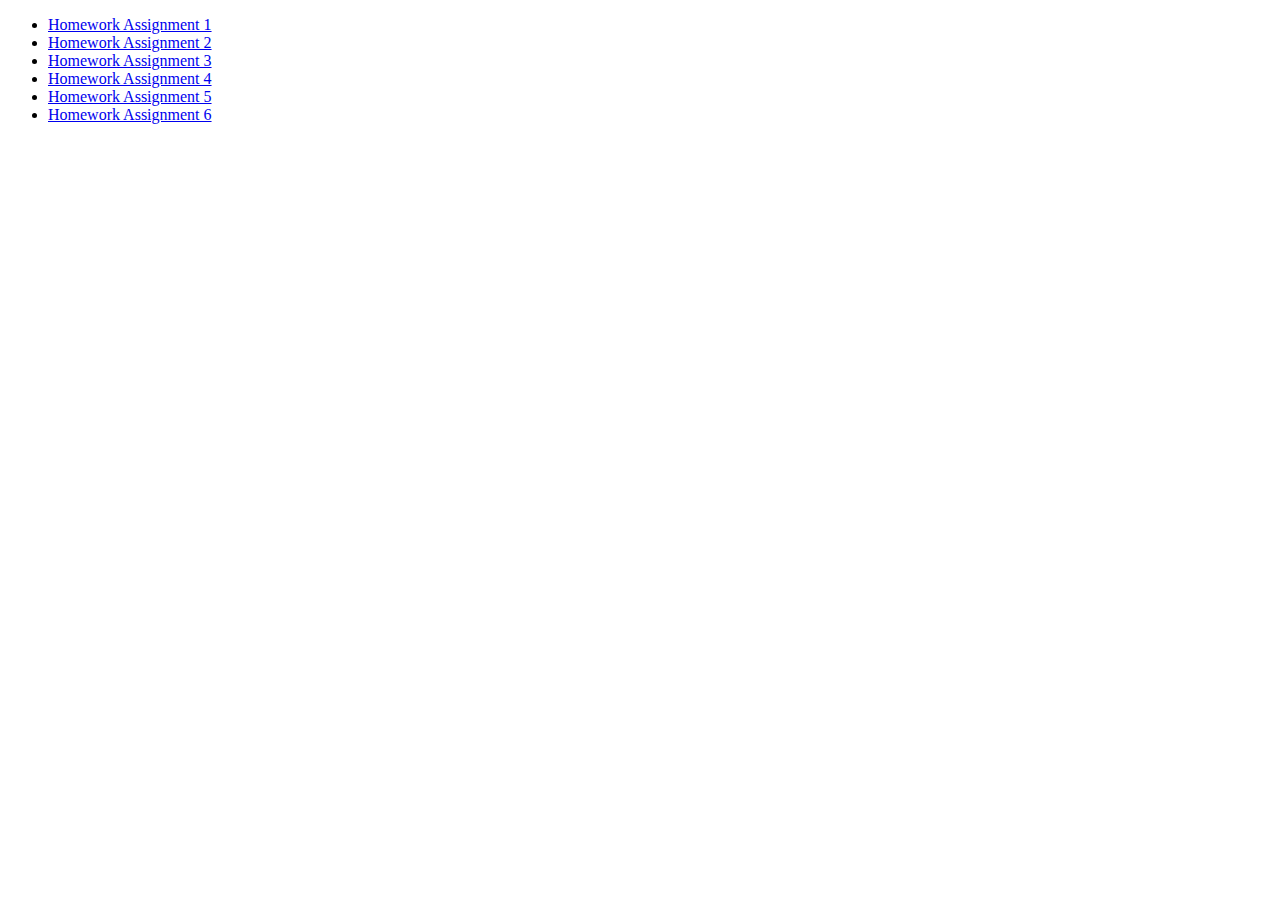
<file: index.html>
<!DOCTYPE html>
<html lang="en">
  <meta charset="UTF-8">
  <title>Page Title</title>
  
  <body>

    <ul>
      <li><a href="solution-hw1">Homework Assignment 1</a></li>
      <li><a href="solution-hw2">Homework Assignment 2</a></li>
      <li><a href="solution-hw3">Homework Assignment 3</a></li>
      <li><a href="solution-hw4">Homework Assignment 4</a></li>
      <li><a href="solution-hw5">Homework Assignment 5</a></li>
      <li><a href="solution-hw6">Homework Assignment 6</a></li>
    </ul>

  </body>
</html>
</file>
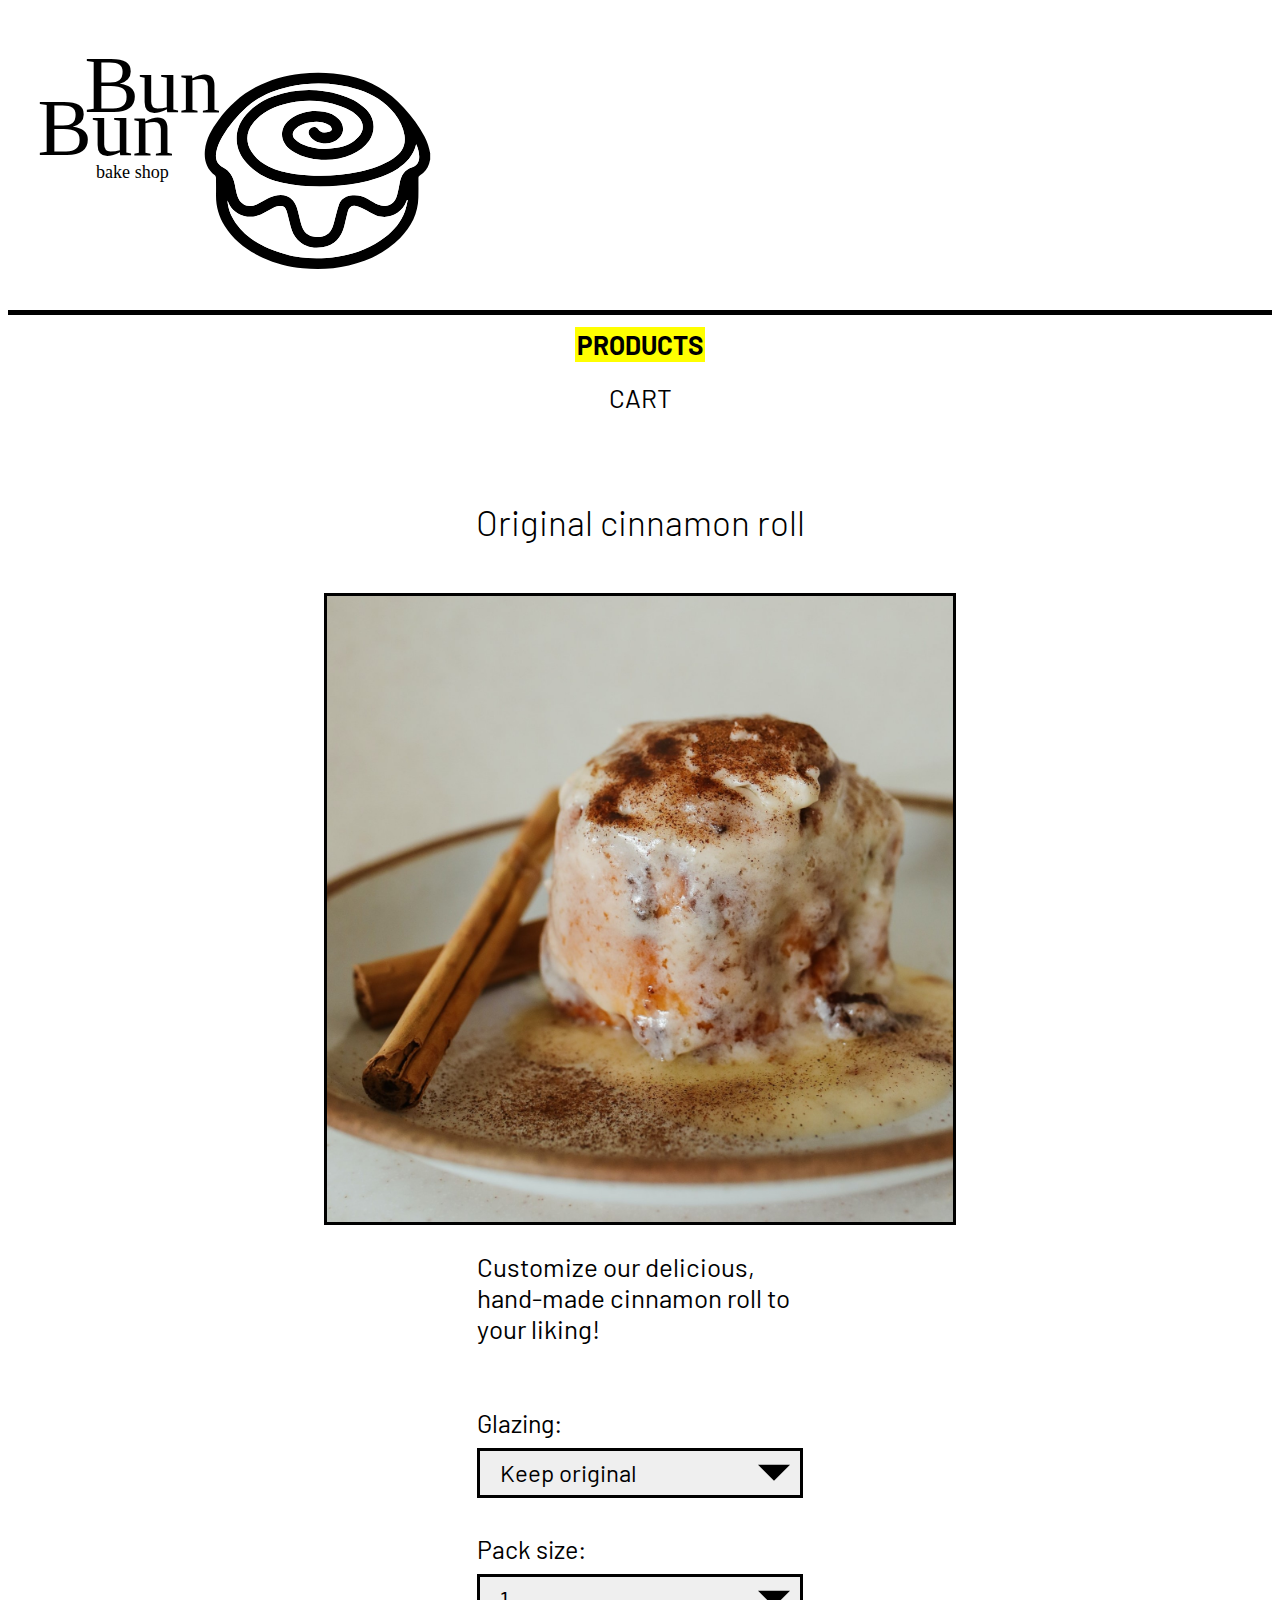
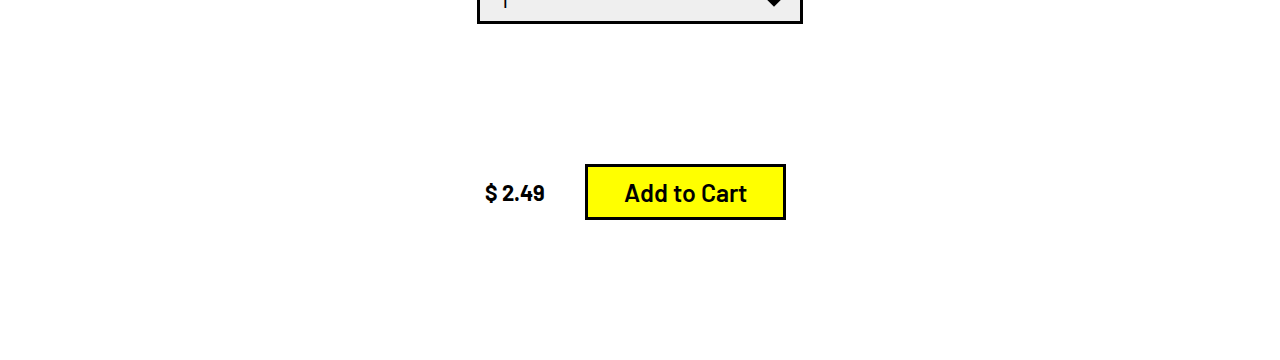
<file: solution-hw1/product.html>
<!DOCTYPE html>
<html lang="en">

<head>
  <meta charset="UTF-8">
  <meta http-equiv="X-UA-Compatible" content="IE=edge">
  <meta name="viewport" content="width=device-width, initial-scale=1.0">
  <title>Original cinnamon roll — Bun Bun Bake Shop</title>

  <link rel="stylesheet" href="style.css">
</head>

<body>
  <header>
    <a href="index.html">
      <img class="site-logo" src="logo/logo-01.svg" alt="Bun Bun Bake Shop Logo">
    </a>
    <nav class="site-nav">
      <a class="active" href="index.html">
        Products
      </a>
      <a href="cart.html">
        Cart
      </a>
    </nav>
  </header>
  <main>
    <h1>Original cinnamon roll</h1>

    <div class="product">
      <img
        class="product-detail-image"
        src="products/original-cinnamon-roll.jpg"
        alt="A cinnamon roll covered with glaze on a plate, next to two quills of cinnamon.">

      <form class="product-detail-form" method="post" action="product.html">
        <p>
          Customize our delicious, hand-made cinnamon roll to your liking!
        </p>

        <label>
          Glazing:
          <select>
            <option>Keep original</option>
            <option>Sugar milk</option>
            <option>Vanilla milk</option>
            <option>Double chocolate</option>
          </select>
        </label>

        <label>
          Pack size:
          <select>
            <option>1</option>
            <option>3</option>
            <option>6</option>
            <option>12</option>
          </select>
        </label>

        <footer class="product-detail-form-footer">
          <span class="product-detail-price">$&nbsp;2.49</span>
          <button class="button-primary" type="Submit">Add to Cart</button>
        </footer>
      </form>
    </div>
  </main>
</body>

</html>
</file>
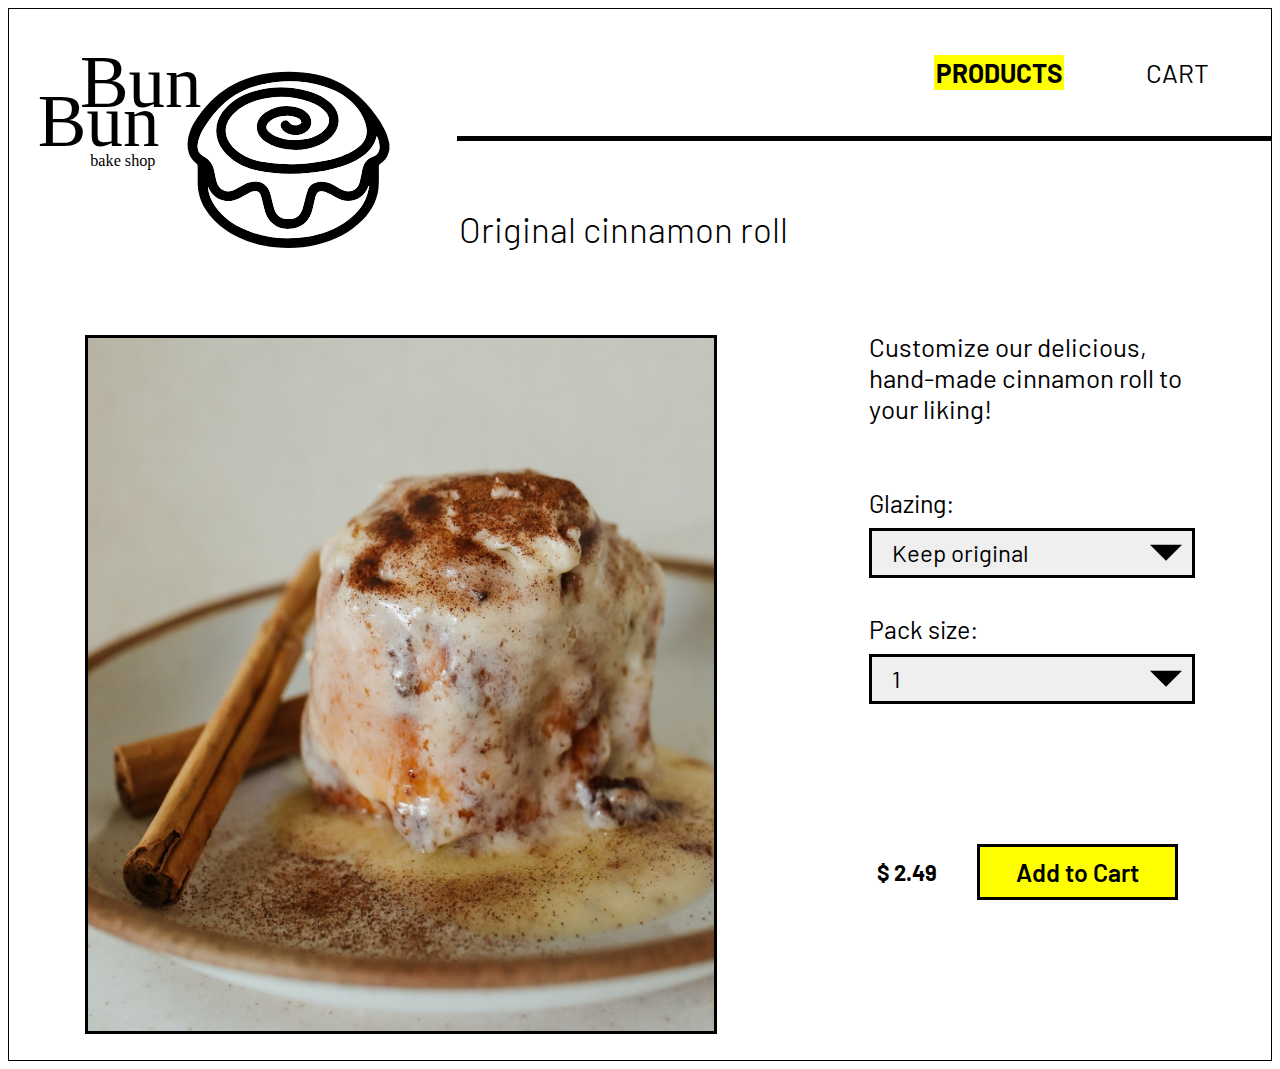
<file: solution-hw2/product.html>
<!DOCTYPE html>
<html lang="en">

<head>
  <meta charset="UTF-8">
  <meta http-equiv="X-UA-Compatible" content="IE=edge">
  <meta name="viewport" content="width=device-width, initial-scale=1.0">
  <title>Original cinnamon roll — Bun Bun Bake Shop</title>

  <link rel="stylesheet" href="css/style.css">
</head>

<body>
  <header class="site-header">
    <a href="index.html">
      <img class="site-logo" src="logo/logo-01.svg" alt="Bun Bun Bake Shop Logo">
    </a>
    <nav class="site-nav">
      <a class="active" href="index.html">
        Products
      </a>
      <a href="cart.html">
        Cart
      </a>
    </nav>
  </header>
  <main>
    <h1>Original cinnamon roll</h1>

    <div class="product">
      <img
        class="product-detail-image"
        src="products/original-cinnamon-roll.jpg"
        alt="A cinnamon roll covered with glaze on a plate, next to two quills of cinnamon.">

      <form class="product-detail-form" method="post" action="product.html">
        <p>
          Customize our delicious, hand-made cinnamon roll to your liking!
        </p>

        <label>
          Glazing:
          <select>
            <option>Keep original</option>
            <option>Sugar milk</option>
            <option>Vanilla milk</option>
            <option>Double chocolate</option>
          </select>
        </label>

        <label>
          Pack size:
          <select>
            <option>1</option>
            <option>3</option>
            <option>6</option>
            <option>12</option>
          </select>
        </label>

        <footer class="product-detail-form-footer">
          <span class="product-detail-price">$&nbsp;2.49</span>
          <button class="button-primary" type="Submit">Add to Cart</button>
        </footer>
      </form>
    </div>
  </main>
</body>

</html>
</file>
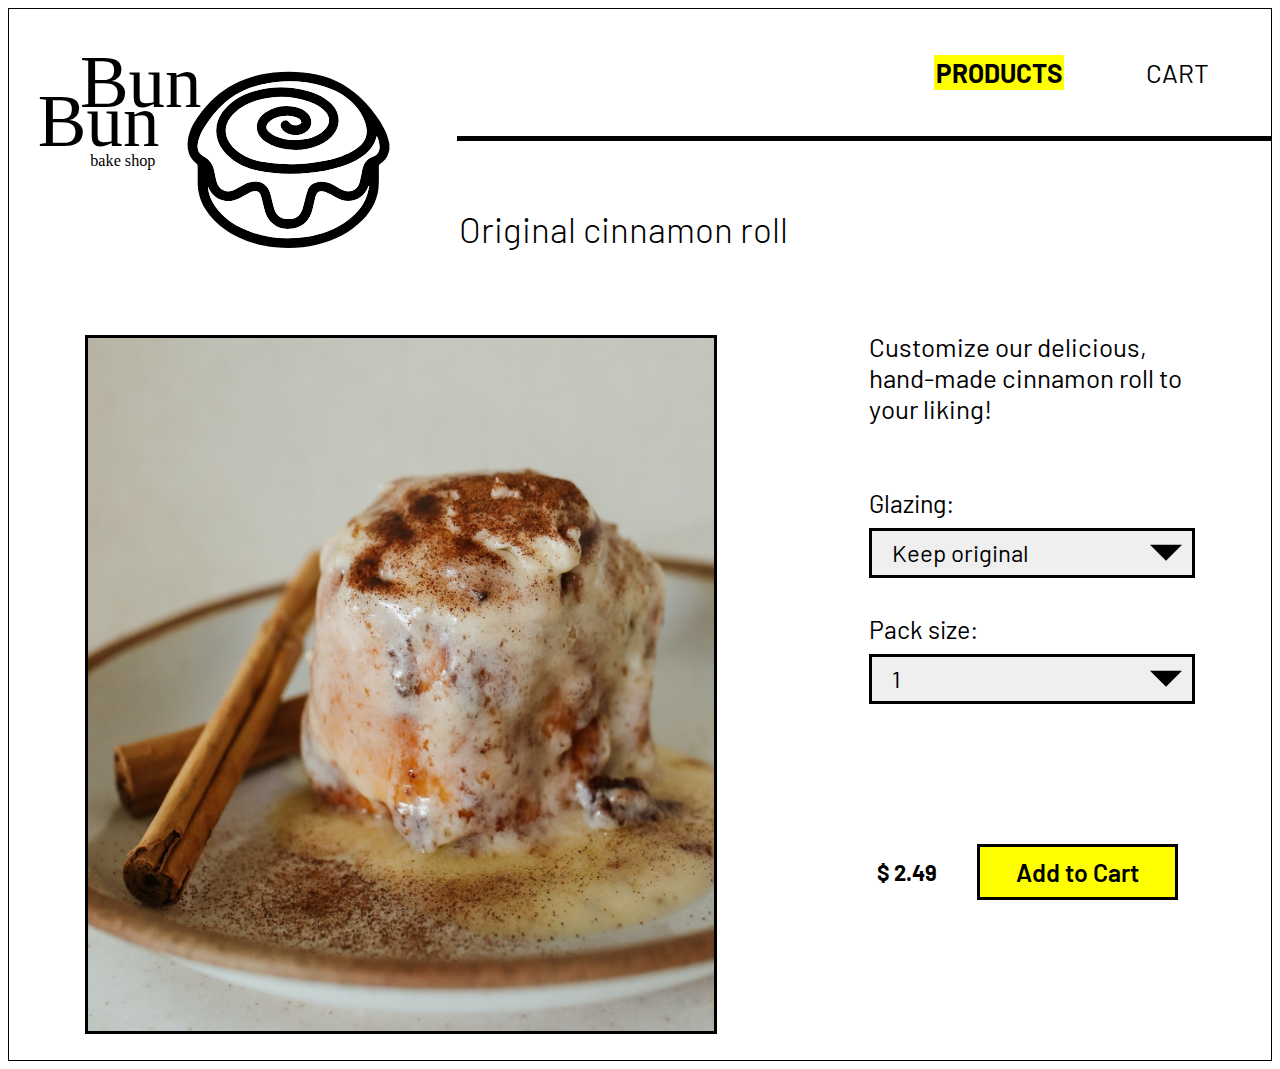
<file: solution-hw3/product.html>
<!DOCTYPE html>
<html lang="en">

<head>
  <meta charset="UTF-8">
  <meta http-equiv="X-UA-Compatible" content="IE=edge">
  <meta name="viewport" content="width=device-width, initial-scale=1.0">
  <title>Original cinnamon roll — Bun Bun Bake Shop</title>

  <link rel="stylesheet" href="css/style.css">
</head>

<body>
  <header class="site-header">
    <a href="index.html">
      <img class="site-logo" src="logo/logo-01.svg" alt="Bun Bun Bake Shop Logo">
    </a>
    <nav class="site-nav">
      <a class="active" href="index.html">
        Products
      </a>
      <a href="cart.html">
        Cart
      </a>
    </nav>
  </header>
  <main>
    <h1>Original cinnamon roll</h1>

    <div class="product">
      <img
        class="product-detail-image"
        src="products/original-cinnamon-roll.jpg"
        alt="A cinnamon roll covered with glaze on a plate, next to two quills of cinnamon.">

      <form class="product-detail-form" method="post" action="product.html">
        <p>
          Customize our delicious, hand-made cinnamon roll to your liking!
        </p>

        <label>
          Glazing:
          <select class="glazing-select"></select>
        </label>

        <label>
          Pack size:
          <select class="size-select"></select>
        </label>

        <footer class="product-detail-form-footer">
          <span class="product-detail-price"></span>
          <button class="button-primary" type="Submit">Add to Cart</button>
        </footer>
      </form>
    </div>
  </main>

  <script src="js/product.js"></script>
</body>

</html>
</file>
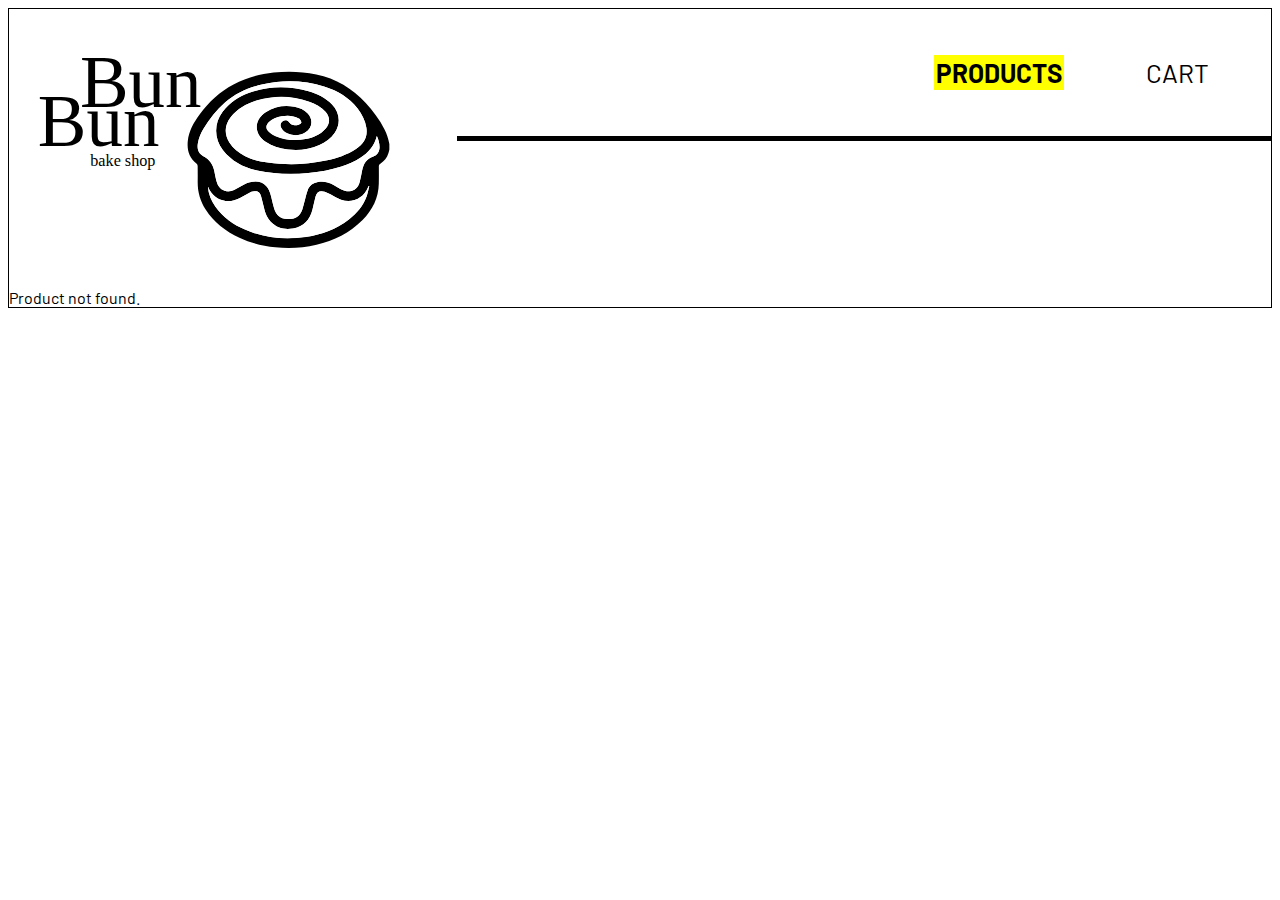
<file: solution-hw4/product.html>
<!DOCTYPE html>
<html lang="en">

<head>
  <meta charset="UTF-8">
  <meta http-equiv="X-UA-Compatible" content="IE=edge">
  <meta name="viewport" content="width=device-width, initial-scale=1.0">
  <title>Product — Bun Bun Bake Shop</title>

  <link rel="stylesheet" href="css/style.css">
</head>

<body>
  <header class="site-header">
    <a href="index.html">
      <img class="site-logo" src="logo/logo-01.svg" alt="Bun Bun Bake Shop Logo">
    </a>
    <nav class="site-nav">
      <a class="active" href="index.html">
        Products
      </a>
      <a href="cart.html">
        Cart
      </a>
    </nav>
  </header>
  <main>
    <h1 class="product-name">Product</h1>

    <div class="product">
      <img
        class="product-detail-image"
        src="products/original-cinnamon-roll.jpg"
        alt="">

      <form class="product-detail-form" method="post" action="product.html">
        <p>
          Customize our delicious, hand-made cinnamon roll to your liking!
        </p>

        <label>
          Glazing:
          <select class="glazing-select"></select>
        </label>

        <label>
          Pack size:
          <select class="size-select"></select>
        </label>

        <footer class="product-detail-form-footer">
          <span class="product-detail-price"></span>
          <button class="button-primary" type="submit">Add to Cart</button>
        </footer>
      </form>
    </div>
  </main>

  <script src="js/rollsData.js"></script>
  <script src="js/product.js"></script>
</body>

</html>
</file>
<file: solution-hw1/style.css>
/* Font */

@font-face {
  font-family: Barlow;
  font-weight: 200;
  src: url(barlow/Barlow-ExtraLight.ttf);
  font-display: swap;
}

@font-face {
  font-family: Barlow;
  font-weight: 300;
  src: url(barlow/Barlow-Light.ttf);
  font-display: swap;
}

@font-face {
  font-family: Barlow;
  font-weight: 400;
  src: url(barlow/Barlow-Regular.ttf);
  font-display: swap;
}

@font-face {
  font-family: Barlow;
  font-weight: 500;
  src: url(barlow/Barlow-Medium.ttf);
  font-display: swap;
}

@font-face {
  font-family: Barlow;
  font-weight: 600;
  src: url(barlow/Barlow-SemiBold.ttf);
  font-display: swap;
}

@font-face {
  font-family: Barlow;
  font-weight: 700;
  src: url(barlow/Barlow-Bold.ttf);
  font-display: swap;
}

/* Site-wide */

* {
  box-sizing: border-box;
}

body {
  font-family: Barlow, sans-serif;
  font-weight: 400;
}

h1 {
  font-size: 35px;
  font-weight: 300;
  text-align: center;
  margin-top: 2.1em;
  margin-bottom: 1em;
}

.button-primary {
  background: yellow;
  border: 3px solid black;
  padding: 10px 36px;
  font-size: 25px;
  margin: 10px;
  font-weight: 600;
  font-family: inherit;
}

.button-tertiary {
  --webkit-appearance: none;
  appearance: none;
  background: transparent;
  border: 0;
  text-decoration: underline;
  font-size: 12px;
  font-weight: bold;
  cursor: pointer;
}

/* Navigation */

.site-logo {
  width: 400px;
  max-width: 80%;
  padding: 24px;
  margin-top: 20px;
  margin-bottom: 5px;
  box-sizing: content-box;
}

.site-nav {
  border-top: 5px solid black;
  padding: 12px;
  display: flex;
  flex-direction: column;
  justify-content: center;
  align-items: center;
  gap: 18px;
}

.site-nav a {
  display: inline-block;
  padding: 2px;
  font-size: 26px;
  color: inherit;
  text-transform: uppercase;
  text-align: center;
  text-decoration: none;
}

.site-nav a.active {
  font-weight: bold;
  background-color: yellow;
}

/* Home page */

.product-link {
  width: 300px;
  margin: 20px auto;
  padding: 10px;
  font-size: 26px;
}

.product-link:hover {
  background-color: yellow;
}

.product-link a {
  color: inherit;
  text-decoration: none;
}

.product-link img {
  width: 100%;
  border: 3px solid black;
}

.product-link h2 {
  margin-top: 0.2em;
  margin-bottom: 0;
  font-weight: normal;
  text-decoration: underline;
  font-size: inherit;
}

.product-link:hover h2 {
  font-weight: 600;
}

/* Detail page */

.product-detail-image {
  display: block;
  width: 100%;
  max-width: 632px;
  border: 3px solid black;
  margin: 50px auto;
  margin-bottom: 26px;
}

.product-detail-form {
  width: 100%;
  max-width: 326px;
  margin: 20px auto;
  font-size: 20px;
}

.product-detail-form p {
  font-size: 26px;
  margin-bottom: 64px;
}

.product-detail-form label {
  display: block;
  margin: 36px 0;
  font-size: 25px;
}

.product-detail-form select {
  display: block;
  width: 100%;
  margin: 10px 0;
  height: 50px;
  border: 3px solid black;
  border-radius: 0;
  padding: 0 20px;
  padding-right: 50px;
  font-size: 24px;
  font-family: inherit;
  background-image:
    url([data-uri]);
  background-position: right 10px center;
  background-size: 32px;
  background-repeat: no-repeat;

  -webkit-appearance: none;
  appearance: none;
}

.product-detail-form-footer {
  margin: 130px 0;
  display: flex;
  justify-content: center;
  align-items: center;
  gap: 30px;
}

.product-detail-price {
  font-size: 22px;
  font-weight: bold;
}

/* Cart page */

.cart-item {
  text-align: center;
  margin: 48px 0;
  font-size: 26px;
}

.cart-item + .cart-item {
  margin-top: 72px;
}

.cart-item img {
  display: block;
  margin: 0 auto;
  margin-bottom: -8px;
  width: 120px;
  border: 3px solid black;
}

.cart-item h2 {
  margin-top: 0.4em;
  font-size: inherit;
  font-weight: inherit;
  margin-bottom: 0;
}

.cart-item-price {
  font-size: 30px;
  margin: 20px 0;
}

.cart-submit-form {
  max-width: 735px;
  margin: 0 auto;
  padding: 26px;
  border-top: 5px solid black;
  text-align: center;
}

.cart-total {
  font-size: 30px;
  margin-bottom: 8px;
}
</file>
<file: solution-hw2/css/style.css>
/* Font */

@font-face {
  font-family: Barlow;
  font-weight: 200;
  src: url(../barlow/Barlow-ExtraLight.ttf);
  font-display: swap;
}

@font-face {
  font-family: Barlow;
  font-weight: 300;
  src: url(../barlow/Barlow-Light.ttf);
  font-display: swap;
}

@font-face {
  font-family: Barlow;
  font-weight: 400;
  src: url(../barlow/Barlow-Regular.ttf);
  font-display: swap;
}

@font-face {
  font-family: Barlow;
  font-weight: 500;
  src: url(../barlow/Barlow-Medium.ttf);
  font-display: swap;
}

@font-face {
  font-family: Barlow;
  font-weight: 600;
  src: url(../barlow/Barlow-SemiBold.ttf);
  font-display: swap;
}

@font-face {
  font-family: Barlow;
  font-weight: 700;
  src: url(../barlow/Barlow-Bold.ttf);
  font-display: swap;
}

/* Site-wide */

* {
  box-sizing: border-box;
}

body {
  font-family: Barlow, sans-serif;
  font-weight: 400;
  border: 1px solid black;
}

h1 {
  font-size: 35px;
  font-weight: 300;
  margin-top: -80px;
  margin-bottom: 1em;
  padding-left: 450px;
  text-align: left;
}

.button-primary {
  background: yellow;
  border: 3px solid black;
  padding: 10px 36px;
  font-size: 25px;
  margin: 10px;
  font-weight: 600;
  font-family: inherit;
}

.button-tertiary {
  --webkit-appearance: none;
  appearance: none;
  background: transparent;
  border: 0;
  text-decoration: underline;
  font-size: 12px;
  font-weight: bold;
  cursor: pointer;
}

/* Navigation */

.site-header {
  display: flex;
}

.site-logo {
  width: 400px;
  max-width: 80%;
  padding: 24px;
  margin-top: 20px;
  margin-bottom: 5px;
  box-sizing: content-box;
}

.site-nav {
  height: 132px;
  border-bottom: 5px solid black;
  padding: 12px;
  padding-right: 60px;
  display: flex;
  justify-content: flex-end;
  align-items: center;
  gap: 80px;
  flex: 1;
}

.site-nav a {
  display: inline-block;
  padding: 2px;
  font-size: 26px;
  color: inherit;
  text-transform: uppercase;
  text-align: center;
  text-decoration: none;
}

.site-nav a.active {
  font-weight: bold;
  background-color: yellow;
}

/* Home page */

.products-grid {
  display: flex;
  flex-wrap: wrap;
  justify-content: center;
  gap: 24px 44px;
  margin-top: 80px;
  margin-bottom: 20px;
}

.product-link {
  width: 300px;
  padding: 10px;
  font-size: 26px;
}

.product-link:hover {
  background-color: yellow;
}

.product-link a {
  color: inherit;
  text-decoration: none;
}

.product-link img {
  width: 100%;
  border: 3px solid black;
}

.product-link h2 {
  margin-top: 0.2em;
  margin-bottom: 0;
  font-weight: normal;
  text-decoration: underline;
  font-size: inherit;
}

.product-link:hover h2 {
  font-weight: 600;
}

/* Detail page */

.product {
  display: flex;
}

.product-detail-image {
  display: block;
  width: 100%;
  max-width: 632px;
  border: 3px solid black;
  margin: 50px auto;
  margin-bottom: 26px;
}

.product-detail-form {
  width: 100%;
  max-width: 326px;
  margin: 20px auto;
  font-size: 20px;
}

.product-detail-form p {
  font-size: 26px;
  margin-bottom: 64px;
}

.product-detail-form label {
  display: block;
  margin: 36px 0;
  font-size: 25px;
}

.product-detail-form select {
  display: block;
  width: 100%;
  margin: 10px 0;
  height: 50px;
  border: 3px solid black;
  border-radius: 0;
  padding: 0 20px;
  padding-right: 50px;
  font-size: 24px;
  font-family: inherit;
  background-image:
    url([data-uri]);
  background-position: right 10px center;
  background-size: 32px;
  background-repeat: no-repeat;

  -webkit-appearance: none;
  appearance: none;
}

.product-detail-form-footer {
  margin: 130px 0;
  display: flex;
  justify-content: center;
  align-items: center;
  gap: 30px;
}

.product-detail-price {
  font-size: 22px;
  font-weight: bold;
}

/* Cart page */

.cart {
  max-width: 750px;
  margin-left: auto;
  margin-top: 100px;
}

.cart-item {
  display: flex;
  margin: 24px 0;
  font-size: 26px;
}

.cart-item img {
  display: block;
  margin: 0 auto;
  margin-bottom: -8px;
  width: 120px;
  border: 3px solid black;
}

.cart-item h2 {
  margin-top: 0.4em;
  font-size: inherit;
  font-weight: inherit;
  margin-bottom: 0;
}

.cart-item-contents {
  flex: 1;
  padding: 0 40px;
}

.cart-item-price,
.cart-total {
  font-size: 30px;
  margin: 20px 0;
  align-self: center;
  padding-right: 60px;
}

.cart-total {
  display: flex;
  padding-block: 20px;
  margin: 0 auto;
  padding-left: 160px;
  border-top: 5px solid black;
  justify-content: space-between;
}

.cart-submit-form {
  padding-top: 8px;
  padding-bottom: 16px;
  padding-right: 50px;
  text-align: right;
}
</file>
<file: solution-hw3/css/style.css>
/* Font */

@font-face {
  font-family: Barlow;
  font-weight: 200;
  src: url(../barlow/Barlow-ExtraLight.ttf);
  font-display: swap;
}

@font-face {
  font-family: Barlow;
  font-weight: 300;
  src: url(../barlow/Barlow-Light.ttf);
  font-display: swap;
}

@font-face {
  font-family: Barlow;
  font-weight: 400;
  src: url(../barlow/Barlow-Regular.ttf);
  font-display: swap;
}

@font-face {
  font-family: Barlow;
  font-weight: 500;
  src: url(../barlow/Barlow-Medium.ttf);
  font-display: swap;
}

@font-face {
  font-family: Barlow;
  font-weight: 600;
  src: url(../barlow/Barlow-SemiBold.ttf);
  font-display: swap;
}

@font-face {
  font-family: Barlow;
  font-weight: 700;
  src: url(../barlow/Barlow-Bold.ttf);
  font-display: swap;
}

/* Site-wide */

* {
  box-sizing: border-box;
}

body {
  font-family: Barlow, sans-serif;
  font-weight: 400;
  border: 1px solid black;
}

h1 {
  font-size: 35px;
  font-weight: 300;
  margin-top: -80px;
  margin-bottom: 1em;
  padding-left: 450px;
  text-align: left;
}

.button-primary {
  background: yellow;
  border: 3px solid black;
  padding: 10px 36px;
  font-size: 25px;
  margin: 10px;
  font-weight: 600;
  font-family: inherit;
}

.button-tertiary {
  --webkit-appearance: none;
  appearance: none;
  background: transparent;
  border: 0;
  text-decoration: underline;
  font-size: 12px;
  font-weight: bold;
  cursor: pointer;
}

/* Navigation */

.site-header {
  display: flex;
}

.site-logo {
  width: 400px;
  max-width: 80%;
  padding: 24px;
  margin-top: 20px;
  margin-bottom: 5px;
  box-sizing: content-box;
}

.site-nav {
  height: 132px;
  border-bottom: 5px solid black;
  padding: 12px;
  padding-right: 60px;
  display: flex;
  justify-content: flex-end;
  align-items: center;
  gap: 80px;
  flex: 1;
}

.site-nav a {
  display: inline-block;
  padding: 2px;
  font-size: 26px;
  color: inherit;
  text-transform: uppercase;
  text-align: center;
  text-decoration: none;
}

.site-nav a.active {
  font-weight: bold;
  background-color: yellow;
}

/* Home page */

.products-grid {
  display: flex;
  flex-wrap: wrap;
  justify-content: center;
  gap: 24px 44px;
  margin-top: 80px;
  margin-bottom: 20px;
}

.product-link {
  width: 300px;
  padding: 10px;
  font-size: 26px;
}

.product-link:hover {
  background-color: yellow;
}

.product-link a {
  color: inherit;
  text-decoration: none;
}

.product-link img {
  width: 100%;
  border: 3px solid black;
}

.product-link h2 {
  margin-top: 0.2em;
  margin-bottom: 0;
  font-weight: normal;
  text-decoration: underline;
  font-size: inherit;
}

.product-link:hover h2 {
  font-weight: 600;
}

/* Detail page */

.product {
  display: flex;
}

.product-detail-image {
  display: block;
  width: 100%;
  max-width: 632px;
  border: 3px solid black;
  margin: 50px auto;
  margin-bottom: 26px;
}

.product-detail-form {
  width: 100%;
  max-width: 326px;
  margin: 20px auto;
  font-size: 20px;
}

.product-detail-form p {
  font-size: 26px;
  margin-bottom: 64px;
}

.product-detail-form label {
  display: block;
  margin: 36px 0;
  font-size: 25px;
}

.product-detail-form select {
  display: block;
  width: 100%;
  margin: 10px 0;
  height: 50px;
  border: 3px solid black;
  border-radius: 0;
  padding: 0 20px;
  padding-right: 50px;
  font-size: 24px;
  font-family: inherit;
  background-image:
    url([data-uri]);
  background-position: right 10px center;
  background-size: 32px;
  background-repeat: no-repeat;

  -webkit-appearance: none;
  appearance: none;
}

.product-detail-form-footer {
  margin: 130px 0;
  display: flex;
  justify-content: center;
  align-items: center;
  gap: 30px;
}

.product-detail-price {
  font-size: 22px;
  font-weight: bold;
}

/* Cart page */

.cart {
  max-width: 750px;
  margin-left: auto;
  margin-top: 100px;
}

.cart-item {
  display: flex;
  margin: 24px 0;
  font-size: 26px;
}

.cart-item img {
  display: block;
  margin: 0 auto;
  margin-bottom: -8px;
  width: 120px;
  border: 3px solid black;
}

.cart-item h2 {
  margin-top: 0.4em;
  font-size: inherit;
  font-weight: inherit;
  margin-bottom: 0;
}

.cart-item-contents {
  flex: 1;
  padding: 0 40px;
}

.cart-item-price,
.cart-total {
  font-size: 30px;
  margin: 20px 0;
  align-self: center;
  padding-right: 60px;
}

.cart-total {
  display: flex;
  padding-block: 20px;
  margin: 0 auto;
  padding-left: 160px;
  border-top: 5px solid black;
  justify-content: space-between;
}

.cart-submit-form {
  padding-top: 8px;
  padding-bottom: 16px;
  padding-right: 50px;
  text-align: right;
}
</file>
<file: solution-hw4/css/style.css>
/* Font */

@font-face {
  font-family: Barlow;
  font-weight: 200;
  src: url(../barlow/Barlow-ExtraLight.ttf);
  font-display: swap;
}

@font-face {
  font-family: Barlow;
  font-weight: 300;
  src: url(../barlow/Barlow-Light.ttf);
  font-display: swap;
}

@font-face {
  font-family: Barlow;
  font-weight: 400;
  src: url(../barlow/Barlow-Regular.ttf);
  font-display: swap;
}

@font-face {
  font-family: Barlow;
  font-weight: 500;
  src: url(../barlow/Barlow-Medium.ttf);
  font-display: swap;
}

@font-face {
  font-family: Barlow;
  font-weight: 600;
  src: url(../barlow/Barlow-SemiBold.ttf);
  font-display: swap;
}

@font-face {
  font-family: Barlow;
  font-weight: 700;
  src: url(../barlow/Barlow-Bold.ttf);
  font-display: swap;
}

/* Site-wide */

* {
  box-sizing: border-box;
}

body {
  font-family: Barlow, sans-serif;
  font-weight: 400;
  border: 1px solid black;
}

h1 {
  font-size: 35px;
  font-weight: 300;
  margin-top: -80px;
  margin-bottom: 1em;
  padding-left: 450px;
  text-align: left;
}

.button-primary {
  background: yellow;
  border: 3px solid black;
  padding: 10px 36px;
  font-size: 25px;
  margin: 10px;
  font-weight: 600;
  font-family: inherit;
}

.button-tertiary {
  --webkit-appearance: none;
  appearance: none;
  background: transparent;
  border: 0;
  text-decoration: underline;
  font-size: 12px;
  font-weight: bold;
  cursor: pointer;
}

/* Navigation */

.site-header {
  display: flex;
}

.site-logo {
  width: 400px;
  max-width: 80%;
  padding: 24px;
  margin-top: 20px;
  margin-bottom: 5px;
  box-sizing: content-box;
}

.site-nav {
  height: 132px;
  border-bottom: 5px solid black;
  padding: 12px;
  padding-right: 60px;
  display: flex;
  justify-content: flex-end;
  align-items: center;
  gap: 80px;
  flex: 1;
}

.site-nav a {
  display: inline-block;
  padding: 2px;
  font-size: 26px;
  color: inherit;
  text-transform: uppercase;
  text-align: center;
  text-decoration: none;
}

.site-nav a.active {
  font-weight: bold;
  background-color: yellow;
}

/* Home page */

.products-grid {
  display: flex;
  flex-wrap: wrap;
  justify-content: center;
  gap: 24px 44px;
  margin-top: 80px;
  margin-bottom: 20px;
}

.product-link {
  width: 300px;
  padding: 10px;
  font-size: 26px;
}

.product-link:hover {
  background-color: yellow;
}

.product-link a {
  color: inherit;
  text-decoration: none;
}

.product-link img {
  width: 100%;
  border: 3px solid black;
}

.product-link h2 {
  margin-top: 0.2em;
  margin-bottom: 0;
  font-weight: normal;
  text-decoration: underline;
  font-size: inherit;
}

.product-link:hover h2 {
  font-weight: 600;
}

/* Detail page */

.product {
  display: flex;
}

.product-detail-image {
  display: block;
  width: 100%;
  max-width: 632px;
  border: 3px solid black;
  margin: 50px auto;
  margin-bottom: 26px;
  object-fit: cover;
}

.product-detail-form {
  width: 100%;
  max-width: 326px;
  margin: 20px auto;
  font-size: 20px;
}

.product-detail-form p {
  font-size: 26px;
  margin-bottom: 64px;
}

.product-detail-form label {
  display: block;
  margin: 36px 0;
  font-size: 25px;
}

.product-detail-form select {
  display: block;
  width: 100%;
  margin: 10px 0;
  height: 50px;
  border: 3px solid black;
  border-radius: 0;
  padding: 0 20px;
  padding-right: 50px;
  font-size: 24px;
  font-family: inherit;
  background-image:
    url([data-uri]);
  background-position: right 10px center;
  background-size: 32px;
  background-repeat: no-repeat;

  -webkit-appearance: none;
  appearance: none;
}

.product-detail-form-footer {
  margin: 130px 0;
  display: flex;
  justify-content: center;
  align-items: center;
  gap: 30px;
}

.product-detail-price {
  font-size: 22px;
  font-weight: bold;
}

/* Cart page */

.cart {
  max-width: 750px;
  margin-left: auto;
  margin-top: 100px;
}

.cart-item {
  display: flex;
  margin: 24px 0;
  font-size: 26px;
}

.cart-item img {
  display: block;
  margin: 0 auto;
  margin-bottom: -8px;
  width: 120px;
  border: 3px solid black;
}

.cart-item h2 {
  margin-top: 0.4em;
  font-size: inherit;
  font-weight: inherit;
  margin-bottom: 0;
}

.cart-item-contents {
  flex: 1;
  padding: 0 40px;
}

.cart-item-price,
.cart-total {
  font-size: 30px;
  margin: 20px 0;
  align-self: center;
  padding-right: 60px;
}

.cart-total {
  display: flex;
  padding-block: 20px;
  margin: 0 auto;
  padding-left: 160px;
  border-top: 5px solid black;
  justify-content: space-between;
}

.cart-submit-form {
  padding-top: 8px;
  padding-bottom: 16px;
  padding-right: 50px;
  text-align: right;
}
</file>
